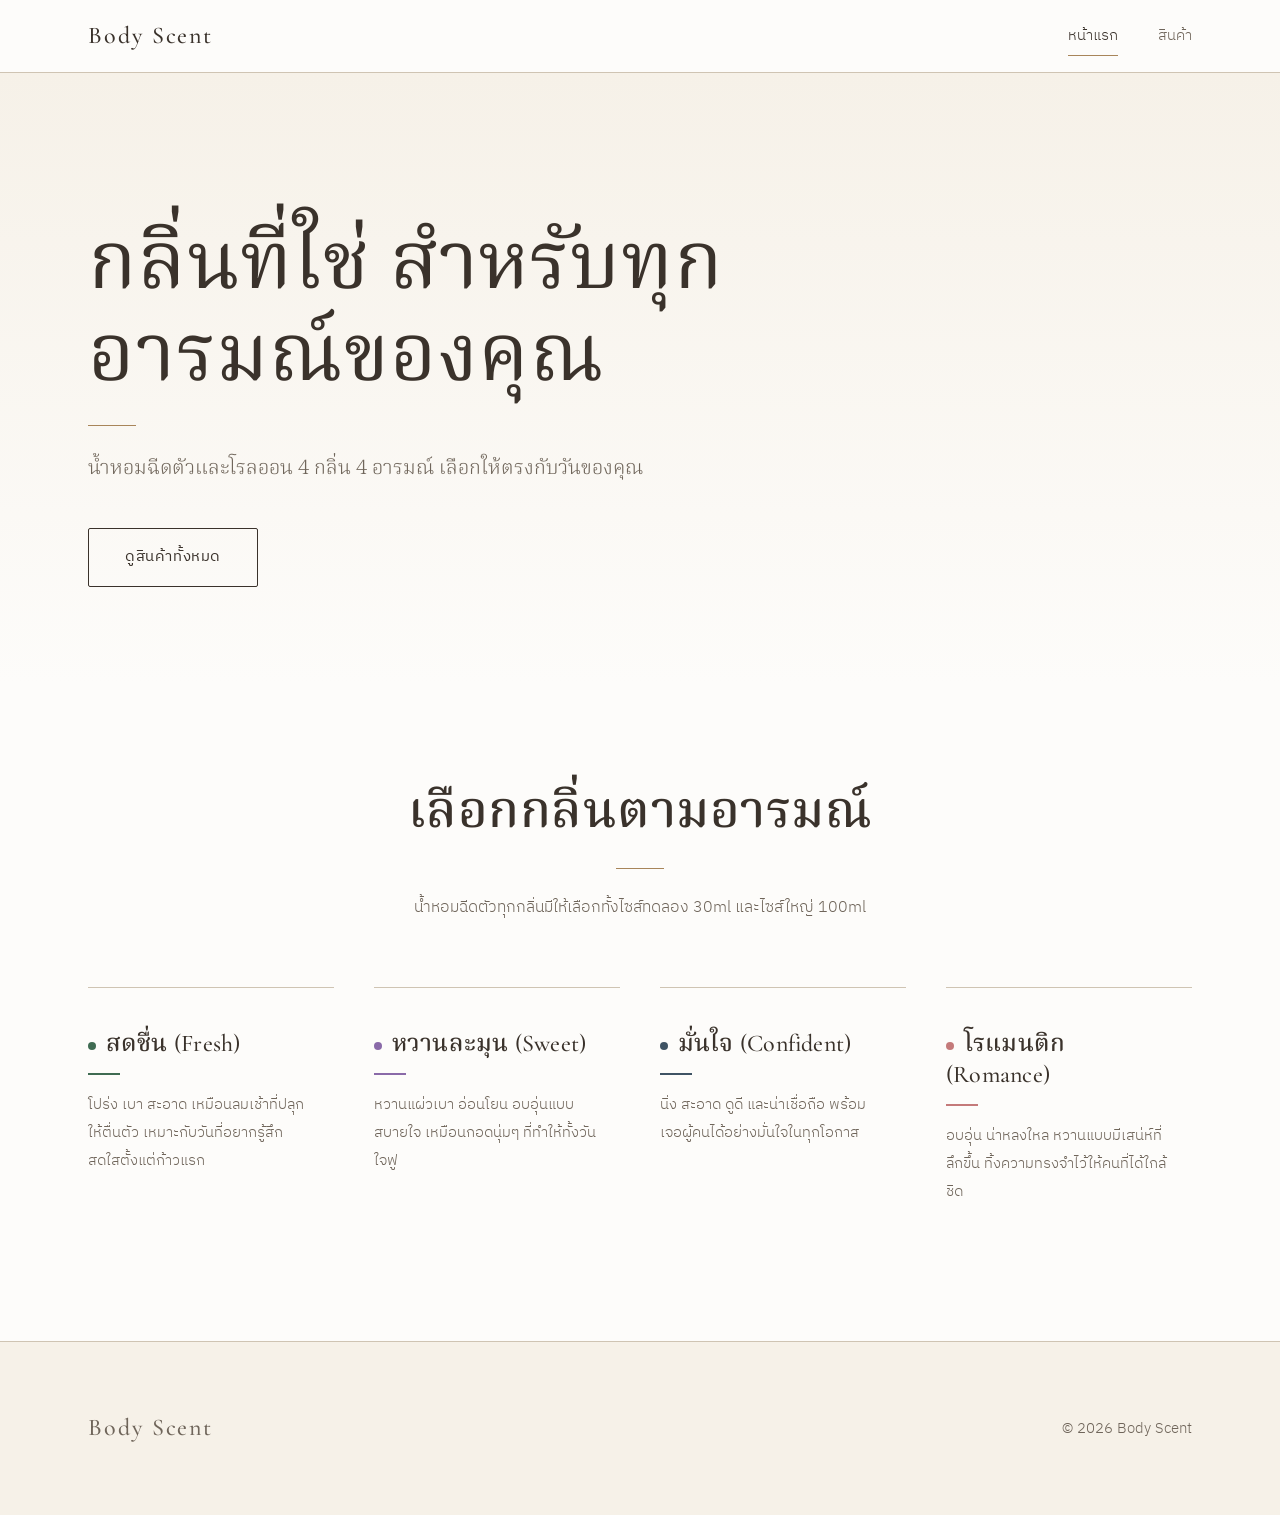
<file: index.html>
<!DOCTYPE html>
<html lang="th">
<head>
  <meta charset="UTF-8">
  <meta name="viewport" content="width=device-width, initial-scale=1">
  <title>Body Scent | กลิ่นที่ใช่ สำหรับทุกอารมณ์ของคุณ</title>
  <meta name="description" content="Body Scent น้ำหอมฉีดตัวและโรลออน 4 กลิ่น 4 อารมณ์ สดชื่น หวานละมุน มั่นใจ และโรแมนติก">
  <link rel="stylesheet" href="style.css">
</head>
<body>

  <header class="site-header">
    <div class="container site-header__inner">
      <a class="logo" href="index.html">Body Scent</a>
      <ul class="nav">
        <li><a href="index.html" aria-current="page">หน้าแรก</a></li>
        <li><a href="product.html">สินค้า</a></li>
      </ul>
    </div>
  </header>

  <main>
    <section class="hero hero--full">
      <div class="container">
        <div class="hero__inner">
          <h1>กลิ่นที่ใช่ สำหรับทุกอารมณ์ของคุณ</h1>
          <hr class="divider">
          <p>น้ำหอมฉีดตัวและโรลออน 4 กลิ่น 4 อารมณ์ เลือกให้ตรงกับวันของคุณ</p>
          <div class="hero__actions">
            <a class="btn" href="product.html">ดูสินค้าทั้งหมด</a>
          </div>
        </div>
      </div>
    </section>

    <section class="section" id="moods">
      <div class="container">
        <div class="section__head section__head--center">
          <h2>เลือกกลิ่นตามอารมณ์</h2>
          <hr class="divider">
          <p>น้ำหอมฉีดตัวทุกกลิ่นมีให้เลือกทั้งไซส์ทดลอง 30ml และไซส์ใหญ่ 100ml</p>
        </div>

        <div class="mood-grid">
          <a class="mood-card" data-mood="fresh" href="product.html?mood=fresh">
            <h3 class="mood-title"><span class="mood-dot" aria-hidden="true"></span>สดชื่น (Fresh)</h3>
            <p>โปร่ง เบา สะอาด เหมือนลมเช้าที่ปลุกให้ตื่นตัว เหมาะกับวันที่อยากรู้สึกสดใสตั้งแต่ก้าวแรก</p>
          </a>

          <a class="mood-card" data-mood="sweet" href="product.html?mood=sweet">
            <h3 class="mood-title"><span class="mood-dot" aria-hidden="true"></span>หวานละมุน (Sweet)</h3>
            <p>หวานแผ่วเบา อ่อนโยน อบอุ่นแบบสบายใจ เหมือนกอดนุ่มๆ ที่ทำให้ทั้งวันใจฟู</p>
          </a>

          <a class="mood-card" data-mood="confident" href="product.html?mood=confident">
            <h3 class="mood-title"><span class="mood-dot" aria-hidden="true"></span>มั่นใจ (Confident)</h3>
            <p>นิ่ง สะอาด ดูดี และน่าเชื่อถือ พร้อมเจอผู้คนได้อย่างมั่นใจในทุกโอกาส</p>
          </a>

          <a class="mood-card" data-mood="romance" href="product.html?mood=romance">
            <h3 class="mood-title"><span class="mood-dot" aria-hidden="true"></span>โรแมนติก (Romance)</h3>
            <p>อบอุ่น น่าหลงใหล หวานแบบมีเสน่ห์ที่ลึกขึ้น ทิ้งความทรงจำไว้ให้คนที่ได้ใกล้ชิด</p>
          </a>
        </div>
      </div>
    </section>
  </main>

  <footer class="site-footer">
    <div class="container site-footer__inner">
      <a class="logo" href="index.html">Body Scent</a>
      <p>&copy; 2026 Body Scent</p>
    </div>
  </footer>

  <script src="script.js"></script>
</body>
</html>
</file>
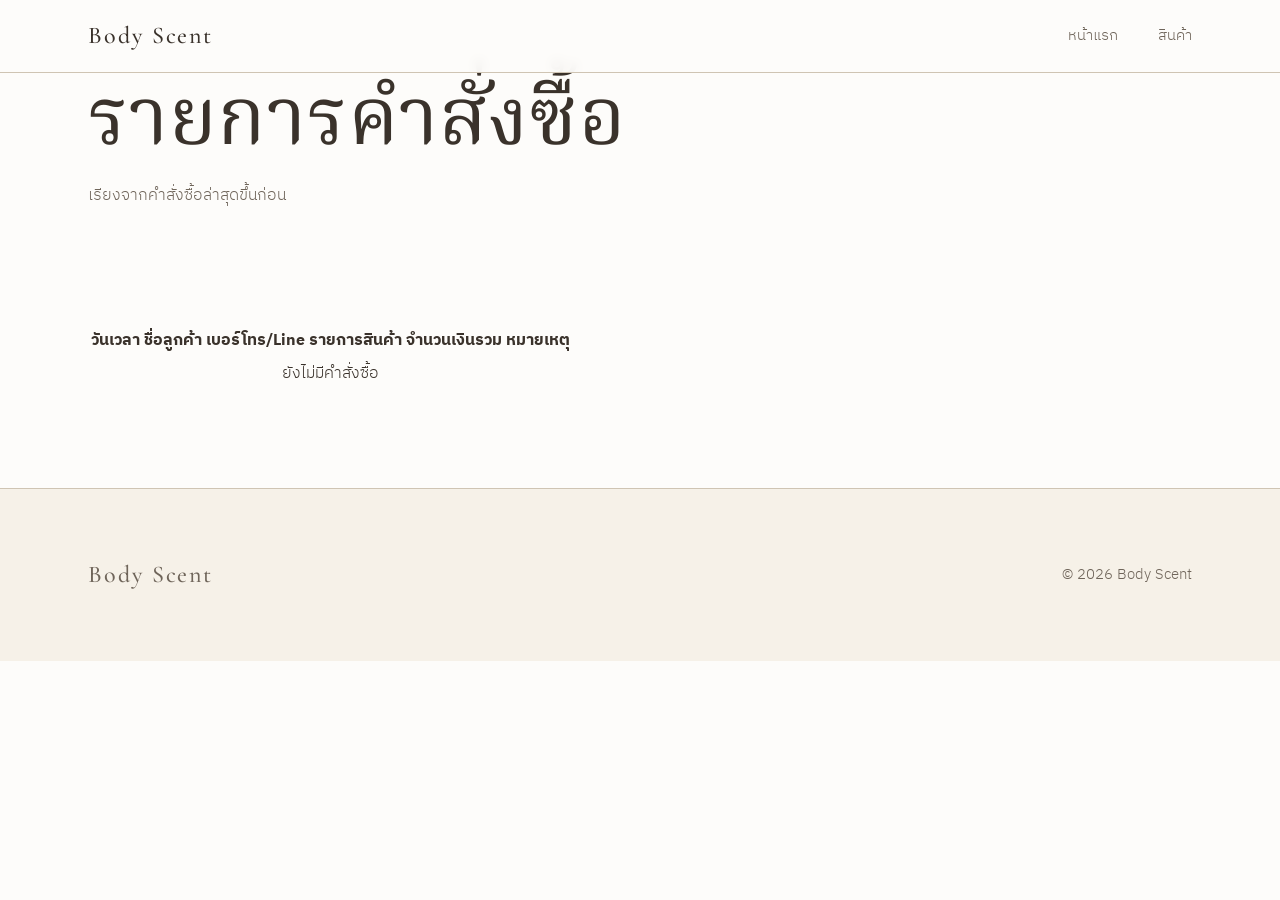
<file: admin.html>
<!DOCTYPE html>
<html lang="th">
<head>
  <meta charset="UTF-8">
  <meta name="viewport" content="width=device-width, initial-scale=1">
  <meta name="robots" content="noindex">
  <title>รายการคำสั่งซื้อ | Body Scent</title>
  <link rel="stylesheet" href="style.css">
</head>
<body>

  <header class="site-header">
    <div class="container site-header__inner">
      <a class="logo" href="index.html">Body Scent</a>
      <ul class="nav">
        <li><a href="index.html">หน้าแรก</a></li>
        <li><a href="product.html">สินค้า</a></li>
      </ul>
    </div>
  </header>

  <main>
    <section class="page-head">
      <div class="container">
        <h1>รายการคำสั่งซื้อ</h1>
        <p>เรียงจากคำสั่งซื้อล่าสุดขึ้นก่อน</p>
      </div>
    </section>

    <section class="section">
      <div class="container">
        <div class="table-wrap">
          <table id="ordersTable" class="table">
            <thead>
              <tr>
                <th>วันเวลา</th>
                <th>ชื่อลูกค้า</th>
                <th>เบอร์โทร/Line</th>
                <th>รายการสินค้า</th>
                <th>จำนวนเงินรวม</th>
                <th>หมายเหตุ</th>
              </tr>
            </thead>
            <tbody></tbody>
          </table>
        </div>
      </div>
    </section>
  </main>

  <footer class="site-footer">
    <div class="container site-footer__inner">
      <a class="logo" href="index.html">Body Scent</a>
      <p>&copy; 2026 Body Scent</p>
    </div>
  </footer>

  <script src="script.js"></script>
</body>
</html>
</file>
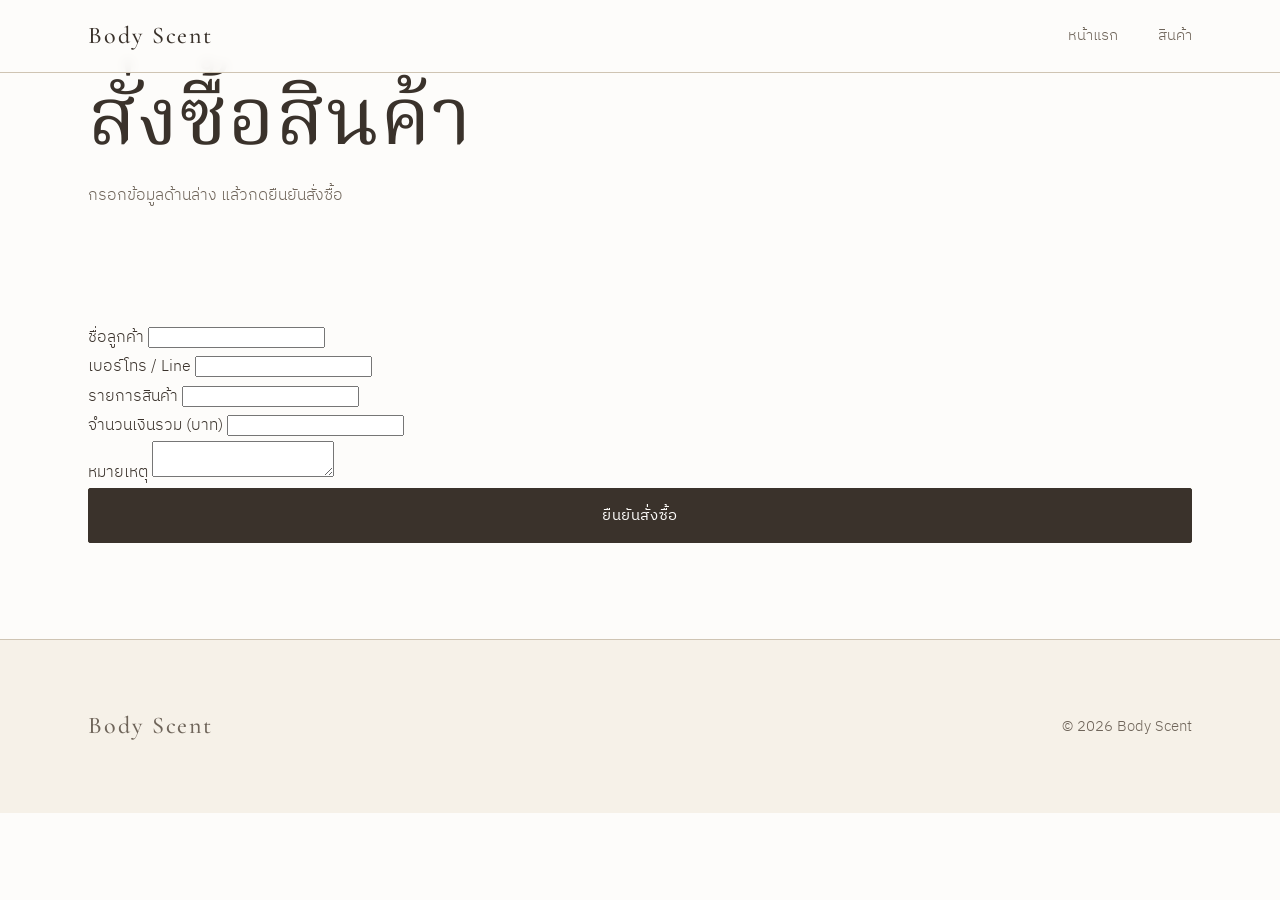
<file: order.html>
<!DOCTYPE html>
<html lang="th">
<head>
  <meta charset="UTF-8">
  <meta name="viewport" content="width=device-width, initial-scale=1">
  <title>สั่งซื้อสินค้า | Body Scent</title>
  <link rel="stylesheet" href="style.css">
</head>
<body>

  <header class="site-header">
    <div class="container site-header__inner">
      <a class="logo" href="index.html">Body Scent</a>
      <ul class="nav">
        <li><a href="index.html">หน้าแรก</a></li>
        <li><a href="product.html">สินค้า</a></li>
      </ul>
    </div>
  </header>

  <main>
    <section class="page-head">
      <div class="container">
        <h1>สั่งซื้อสินค้า</h1>
        <p>กรอกข้อมูลด้านล่าง แล้วกดยืนยันสั่งซื้อ</p>
      </div>
    </section>

    <section class="section">
      <div class="container">
        <form id="orderForm" class="form">
          <div class="field">
            <label for="customerName">ชื่อลูกค้า</label>
            <input class="input" type="text" id="customerName" name="customerName" autocomplete="name" required>
          </div>

          <div class="field">
            <label for="contact">เบอร์โทร / Line</label>
            <input class="input" type="text" id="contact" name="contact" autocomplete="tel" required>
          </div>

          <div class="field">
            <label for="items">รายการสินค้า</label>
            <input class="input" type="text" id="items" name="items" required>
          </div>

          <div class="field">
            <label for="total">จำนวนเงินรวม (บาท)</label>
            <input class="input" type="number" id="total" name="total" min="0" step="any" required>
          </div>

          <div class="field">
            <label for="note">หมายเหตุ</label>
            <textarea class="textarea" id="note" name="note"></textarea>
          </div>

          <div class="form__actions">
            <button class="btn btn--solid btn--block" type="submit">ยืนยันสั่งซื้อ</button>
          </div>
        </form>
      </div>
    </section>
  </main>

  <footer class="site-footer">
    <div class="container site-footer__inner">
      <a class="logo" href="index.html">Body Scent</a>
      <p>&copy; 2026 Body Scent</p>
    </div>
  </footer>

  <script src="script.js"></script>
</body>
</html>
</file>
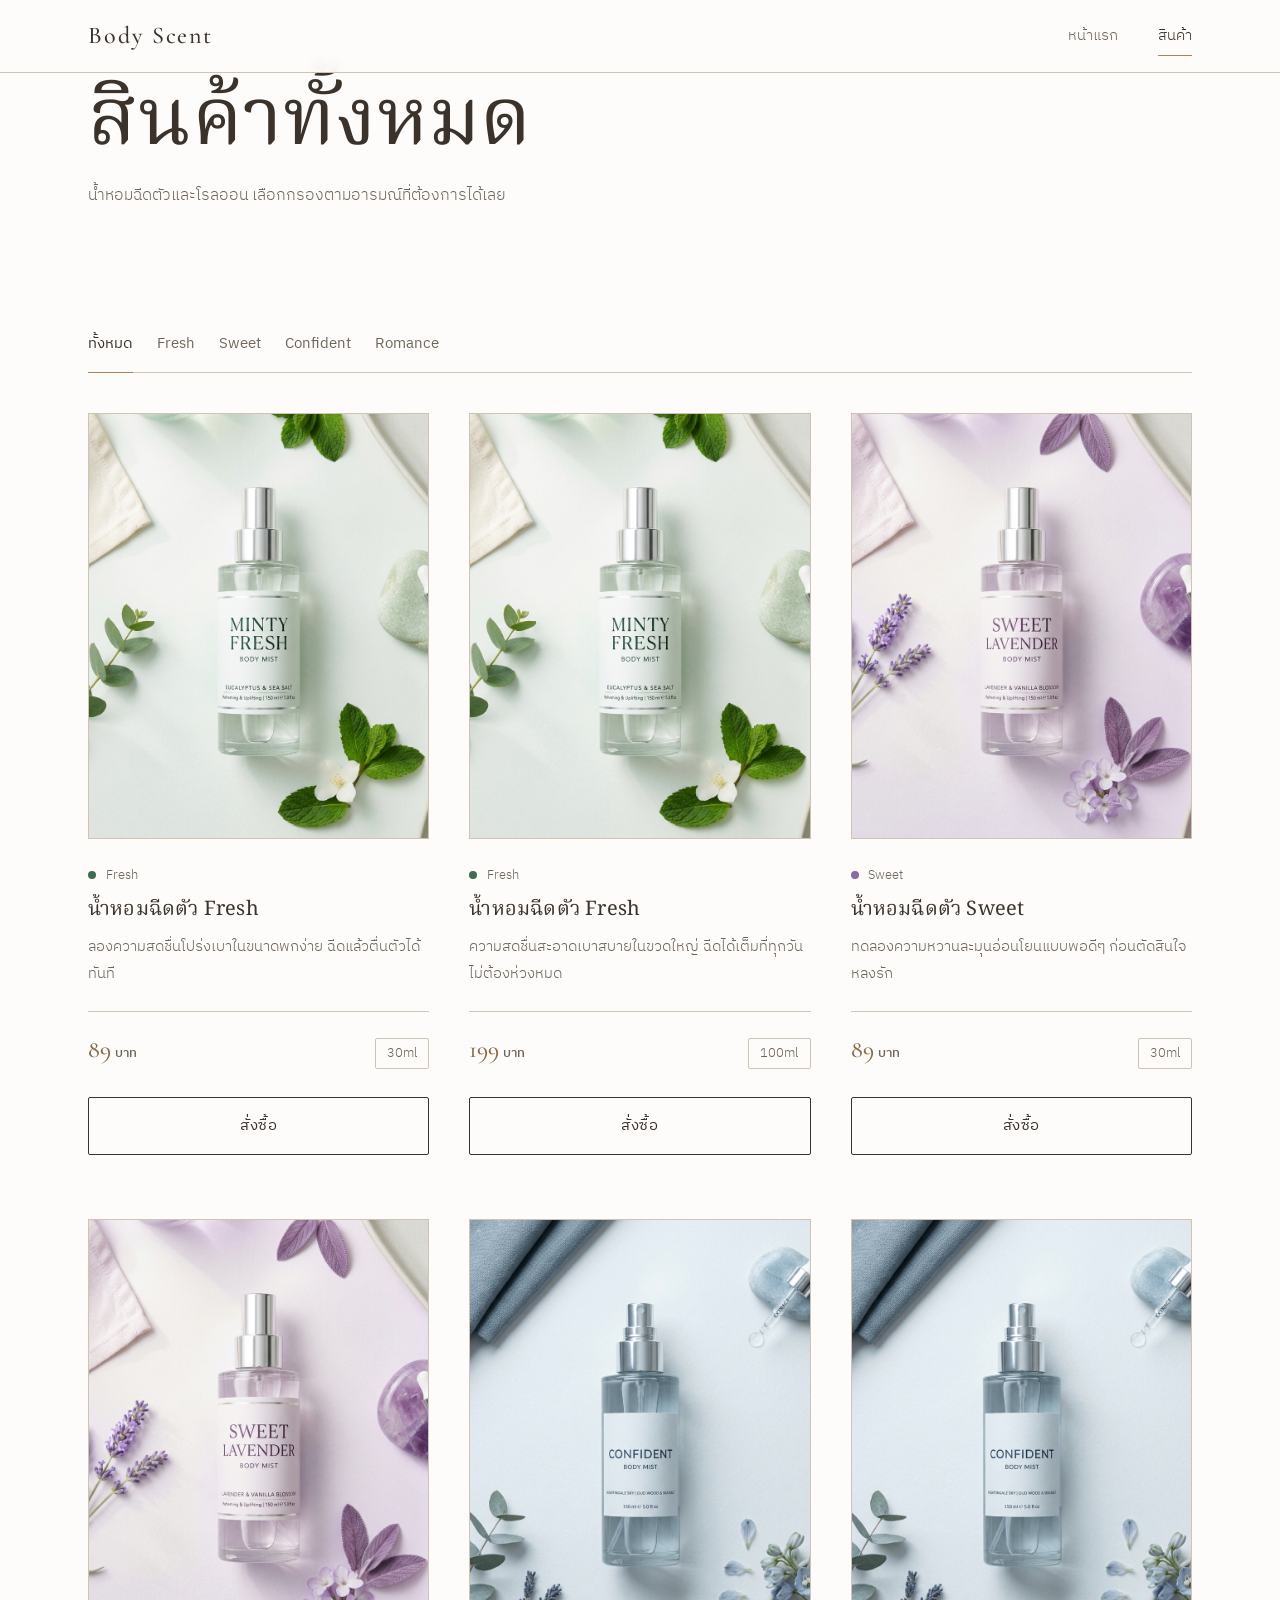
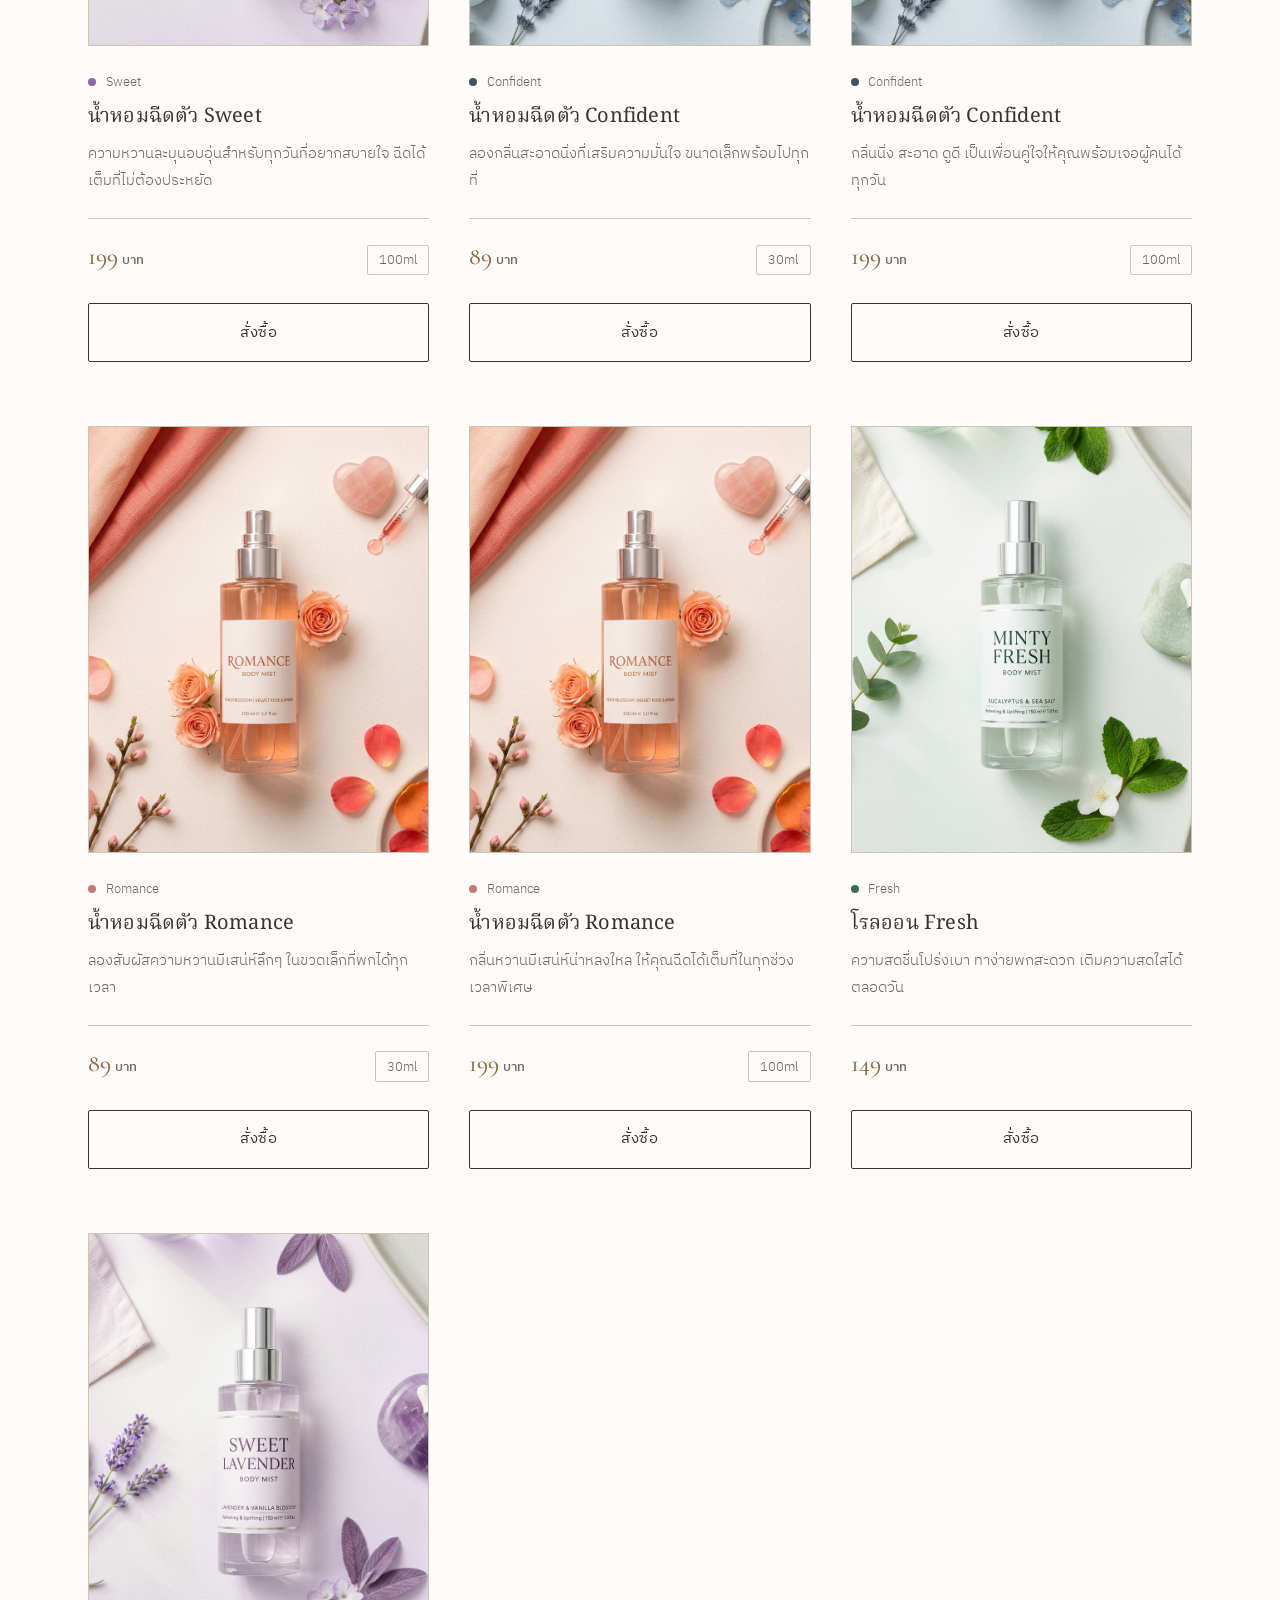
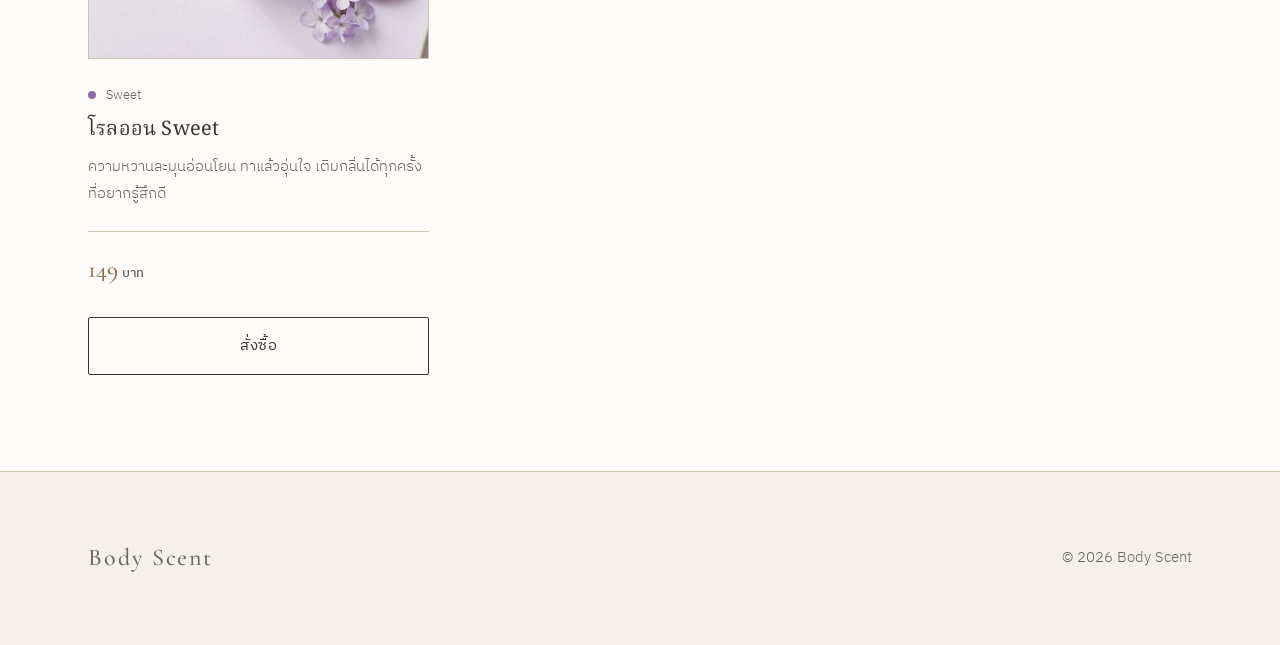
<file: product.html>
<!DOCTYPE html>
<html lang="th">
<head>
  <meta charset="UTF-8">
  <meta name="viewport" content="width=device-width, initial-scale=1">
  <title>สินค้าทั้งหมด | Body Scent</title>
  <meta name="description" content="น้ำหอมฉีดตัวและโรลออน Body Scent เลือกตามอารมณ์ Fresh, Sweet, Confident และ Romance">
  <link rel="stylesheet" href="style.css">
</head>
<body>

  <header class="site-header">
    <div class="container site-header__inner">
      <a class="logo" href="index.html">Body Scent</a>
      <ul class="nav">
        <li><a href="index.html">หน้าแรก</a></li>
        <li><a href="product.html" aria-current="page">สินค้า</a></li>
      </ul>
    </div>
  </header>

  <main>
    <section class="page-head">
      <div class="container">
        <h1>สินค้าทั้งหมด</h1>
        <p>น้ำหอมฉีดตัวและโรลออน เลือกกรองตามอารมณ์ที่ต้องการได้เลย</p>
      </div>
    </section>

    <section class="section">
      <div class="container">
        <div id="filter-bar"></div>
        <div id="product-list" class="product-grid"></div>
      </div>
    </section>
  </main>

  <footer class="site-footer">
    <div class="container site-footer__inner">
      <a class="logo" href="index.html">Body Scent</a>
      <p>&copy; 2026 Body Scent</p>
    </div>
  </footer>

  <script src="script.js"></script>
</body>
</html>
</file>
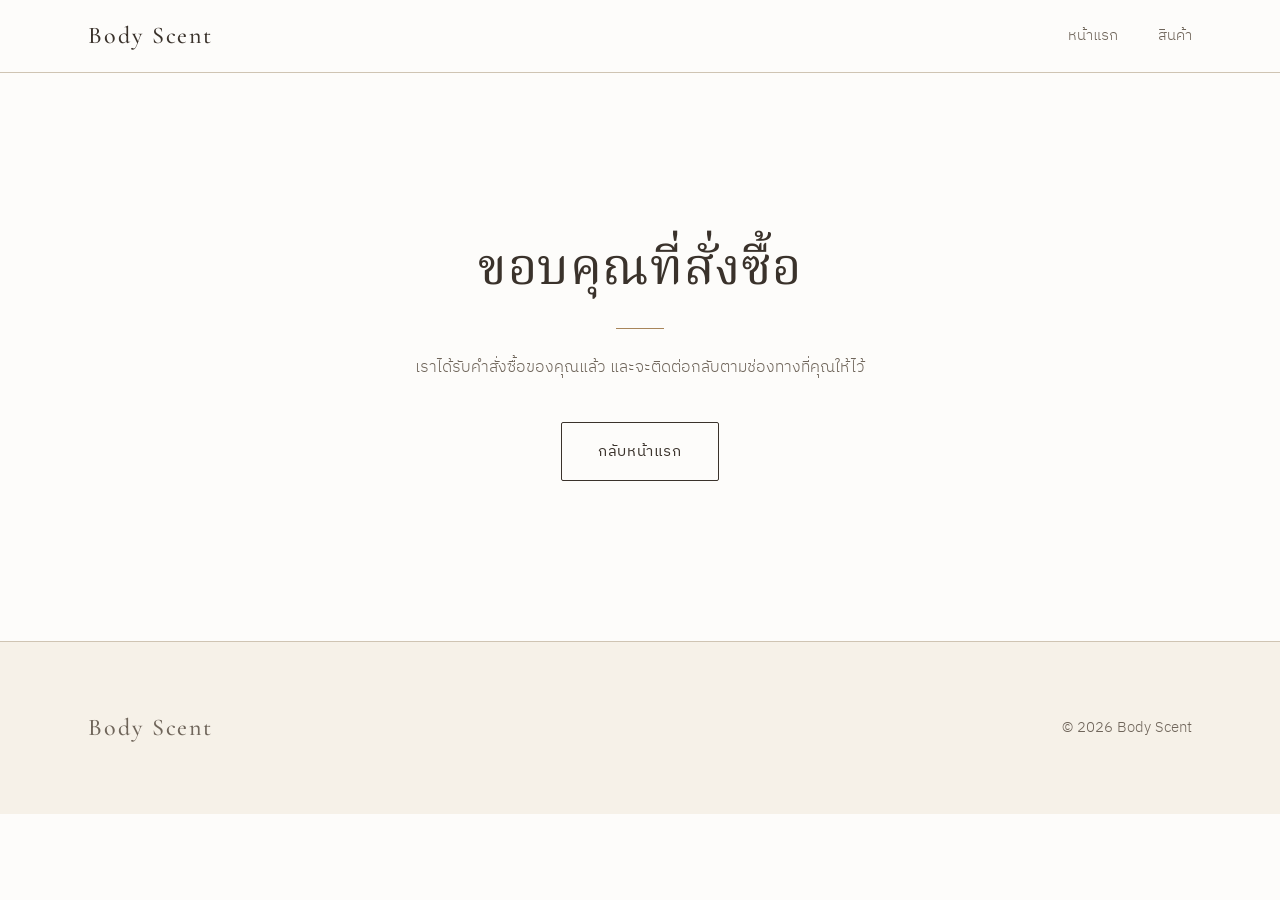
<file: thankyou.html>
<!DOCTYPE html>
<html lang="th">
<head>
  <meta charset="UTF-8">
  <meta name="viewport" content="width=device-width, initial-scale=1">
  <title>ขอบคุณที่สั่งซื้อ | Body Scent</title>
  <link rel="stylesheet" href="style.css">
</head>
<body>

  <header class="site-header">
    <div class="container site-header__inner">
      <a class="logo" href="index.html">Body Scent</a>
      <ul class="nav">
        <li><a href="index.html">หน้าแรก</a></li>
        <li><a href="product.html">สินค้า</a></li>
      </ul>
    </div>
  </header>

  <main>
    <section class="section">
      <div class="container">
        <div class="section__head section__head--center" style="margin-bottom:0;padding-block:var(--s-5)">
          <h1 style="font-size:var(--fs-2xl);line-height:1.4">ขอบคุณที่สั่งซื้อ</h1>
          <hr class="divider">
          <p>เราได้รับคำสั่งซื้อของคุณแล้ว และจะติดต่อกลับตามช่องทางที่คุณให้ไว้</p>
          <div class="hero__actions" style="justify-content:center;margin-top:var(--s-4)">
            <a class="btn" href="index.html">กลับหน้าแรก</a>
          </div>
        </div>
      </div>
    </section>
  </main>

  <footer class="site-footer">
    <div class="container site-footer__inner">
      <a class="logo" href="index.html">Body Scent</a>
      <p>&copy; 2026 Body Scent</p>
    </div>
  </footer>

</body>
</html>
</file>
<file: style.css>
/* ==========================================================================
   Body Scent — style.css
   ธีมพรีเมียม เรียบหรู มินิมอล (ขาว-ครีม-เบจเข้ม + สีเน้นทอง/บรอนซ์อ่อน)
   ========================================================================== */

@import url("https://fonts.googleapis.com/css2?family=Cormorant+Garamond:wght@400;500;600&family=Noto+Serif+Thai:wght@300;400;500&family=IBM+Plex+Sans+Thai:wght@300;400;500&display=swap");

/* --------------------------------------------------------------------------
   1. Tokens
   -------------------------------------------------------------------------- */
:root {
  /* พื้นหลัง */
  --c-white: #fdfcfa;
  --c-cream: #f6f1e8;
  --c-sand: #ebe3d5;

  /* ตัวอักษร / เส้น */
  --c-ink: #3a322b;          /* น้ำตาลเข้มนุ่มตา แทนสีดำ */
  --c-ink-soft: #6f655a;
  --c-line: #cfc4b3;
  --c-line-strong: #3a322b;

  /* สีเน้น ทอง/บรอนซ์อ่อน */
  --c-accent: #a8855a;
  --c-accent-deep: #8a6b43;

  /* สีประจำ mood (ใช้เป็นจุดเล็กๆ เท่านั้น) */
  --mood-fresh: #3f6b52;
  --mood-sweet: #8a6aa8;
  --mood-confident: #3f5364;
  --mood-romance: #c47a7a;

  /* ฟอนต์ */
  --font-display: "Cormorant Garamond", "Noto Serif Thai", Georgia, serif;
  --font-serif-th: "Noto Serif Thai", "Cormorant Garamond", Georgia, serif;
  --font-body: "IBM Plex Sans Thai", "Helvetica Neue", Arial, sans-serif;

  /* สเกลตัวอักษร */
  --fs-xs: 0.8125rem;
  --fs-sm: 0.9375rem;
  --fs-base: 1rem;
  --fs-lg: 1.25rem;
  --fs-xl: clamp(1.5rem, 1.2rem + 1vw, 2rem);
  --fs-2xl: clamp(2rem, 1.4rem + 2.2vw, 3.25rem);
  --fs-hero: clamp(2.5rem, 1.6rem + 4.4vw, 5rem);

  /* ระยะห่าง */
  --s-1: 0.5rem;
  --s-2: 1rem;
  --s-3: 1.5rem;
  --s-4: 2.5rem;
  --s-5: 4rem;
  --s-6: 6rem;
  --s-7: 9rem;

  --container: 72rem;
  --radius: 2px;
  --ease: cubic-bezier(0.22, 0.61, 0.36, 1);
}

/* --------------------------------------------------------------------------
   2. Base
   -------------------------------------------------------------------------- */
*,
*::before,
*::after {
  box-sizing: border-box;
}

html {
  scroll-behavior: smooth;
  -webkit-text-size-adjust: 100%;
}

body {
  margin: 0;
  background: var(--c-white);
  color: var(--c-ink);
  font-family: var(--font-body);
  font-size: var(--fs-base);
  font-weight: 300;
  line-height: 1.85;
  -webkit-font-smoothing: antialiased;
}

img {
  display: block;
  max-width: 100%;
  height: auto;
}

a {
  color: inherit;
  text-decoration: none;
}

h1,
h2,
h3,
h4 {
  margin: 0 0 var(--s-2);
  font-family: var(--font-display);
  font-weight: 500;
  line-height: 1.3;
  letter-spacing: 0.01em;
}

h1 { font-size: var(--fs-hero); font-weight: 400; line-height: 1.15; }
h2 { font-size: var(--fs-2xl); }
h3 { font-size: var(--fs-xl); }
h4 { font-size: var(--fs-lg); }

p {
  margin: 0 0 var(--s-2);
  max-width: 38rem;
  color: var(--c-ink-soft);
}

::selection {
  background: var(--c-sand);
  color: var(--c-ink);
}

:focus-visible {
  outline: 1px solid var(--c-accent-deep);
  outline-offset: 4px;
}

/* --------------------------------------------------------------------------
   3. Layout
   -------------------------------------------------------------------------- */
.container {
  width: 100%;
  max-width: var(--container);
  margin-inline: auto;
  padding-inline: var(--s-3);
}

.section {
  padding-block: var(--s-6);
}

.section--cream {
  background: var(--c-cream);
}

.section--sand {
  background: var(--c-sand);
}

.section__head {
  margin-bottom: var(--s-5);
}

.section__head--center {
  text-align: center;
}

.section__head--center p {
  margin-inline: auto;
}

.divider {
  width: 3rem;
  height: 1px;
  margin: var(--s-3) 0;
  border: 0;
  background: var(--c-accent);
}

.section__head--center .divider {
  margin-inline: auto;
}

/* --------------------------------------------------------------------------
   4. Header / Navigation
   -------------------------------------------------------------------------- */
.site-header {
  position: sticky;
  top: 0;
  z-index: 50;
  background: rgba(253, 252, 250, 0.94);
  border-bottom: 1px solid var(--c-line);
  backdrop-filter: blur(6px);
}

.site-header__inner {
  display: flex;
  align-items: center;
  justify-content: space-between;
  min-height: 4.5rem;
}

.logo {
  font-family: var(--font-display);
  font-size: 1.5rem;
  font-weight: 500;
  letter-spacing: 0.08em;
}

.nav {
  display: flex;
  gap: var(--s-4);
  margin: 0;
  padding: 0;
  list-style: none;
}

.nav a {
  position: relative;
  padding-block: var(--s-1);
  font-size: var(--fs-sm);
  color: var(--c-ink-soft);
  transition: color 0.3s var(--ease);
}

.nav a::after {
  content: "";
  position: absolute;
  left: 0;
  bottom: 0;
  width: 100%;
  height: 1px;
  background: var(--c-accent);
  transform: scaleX(0);
  transform-origin: left;
  transition: transform 0.35s var(--ease);
}

.nav a:hover,
.nav a[aria-current="page"] {
  color: var(--c-ink);
}

.nav a:hover::after,
.nav a[aria-current="page"]::after {
  transform: scaleX(1);
}

/* --------------------------------------------------------------------------
   5. Hero
   -------------------------------------------------------------------------- */
.hero {
  padding-block: var(--s-7) var(--s-6);
  background: linear-gradient(to bottom, var(--c-cream), var(--c-white));
}

.hero__inner {
  max-width: 46rem;
}

.hero h1 {
  margin-bottom: var(--s-3);
}

.hero p {
  margin-bottom: var(--s-4);
  font-family: var(--font-serif-th);
  font-size: var(--fs-lg);
  line-height: 1.9;
}

.hero__actions {
  display: flex;
  flex-wrap: wrap;
  gap: var(--s-2);
}

/* --------------------------------------------------------------------------
   6. Buttons (เส้นบาง ไม่ฉูดฉาด)
   -------------------------------------------------------------------------- */
.btn {
  display: inline-flex;
  align-items: center;
  justify-content: center;
  padding: 0.9rem 2.25rem;
  border: 1px solid var(--c-line-strong);
  border-radius: var(--radius);
  background: transparent;
  color: var(--c-ink);
  font-family: var(--font-body);
  font-size: var(--fs-sm);
  font-weight: 400;
  letter-spacing: 0.04em;
  cursor: pointer;
  transition: background 0.3s var(--ease), color 0.3s var(--ease),
    border-color 0.3s var(--ease);
}

.btn:hover {
  background: var(--c-ink);
  color: var(--c-white);
}

.btn--solid {
  background: var(--c-ink);
  color: var(--c-white);
}

.btn--solid:hover {
  background: var(--c-accent-deep);
  border-color: var(--c-accent-deep);
}

.btn--ghost {
  border-color: var(--c-line);
}

.btn--ghost:hover {
  border-color: var(--c-ink);
}

.btn--block {
  width: 100%;
}

/* --------------------------------------------------------------------------
   7. Mood — สีแตะเบาๆ เป็นจุด/เส้นเล็กๆ เท่านั้น
   ใช้ data-mood="fresh|sweet|confident|romance" กับ element ใดก็ได้
   -------------------------------------------------------------------------- */
[data-mood="fresh"]     { --mood: var(--mood-fresh); }
[data-mood="sweet"]     { --mood: var(--mood-sweet); }
[data-mood="confident"] { --mood: var(--mood-confident); }
[data-mood="romance"]   { --mood: var(--mood-romance); }

/* จุดสีเล็กๆ */
.mood-dot {
  display: inline-block;
  width: 0.5rem;
  height: 0.5rem;
  margin-right: 0.6rem;
  border-radius: 50%;
  background: var(--mood, var(--c-accent));
  vertical-align: middle;
}

/* เส้นสั้นใต้หัวข้อ */
.mood-title {
  position: relative;
  padding-bottom: var(--s-2);
  margin-bottom: var(--s-2);
}

.mood-title::after {
  content: "";
  position: absolute;
  left: 0;
  bottom: 0;
  width: 2rem;
  height: 2px;
  background: var(--mood, var(--c-accent));
}

/* การ์ด mood — พื้นหลังเดิม ไม่ลงสีเต็มการ์ด */
.mood-grid {
  display: grid;
  grid-template-columns: repeat(4, 1fr);
  gap: var(--s-4);
}

.mood-card {
  padding: var(--s-4) var(--s-3) var(--s-4) 0;
  border-top: 1px solid var(--c-line);
}

.mood-card h3 {
  font-size: 1.5rem;
}

.mood-card p {
  margin: 0;
  font-size: var(--fs-sm);
}

/* --------------------------------------------------------------------------
   8. Filter (แท็บกรองสินค้า)
   -------------------------------------------------------------------------- */
.filter {
  display: flex;
  flex-wrap: wrap;
  gap: var(--s-1) var(--s-3);
  margin-bottom: var(--s-4);
  padding: 0;
  list-style: none;
  border-bottom: 1px solid var(--c-line);
}

.filter button {
  padding: var(--s-1) 0 var(--s-2);
  border: 0;
  border-bottom: 1px solid transparent;
  margin-bottom: -1px;
  background: none;
  color: var(--c-ink-soft);
  font-family: var(--font-body);
  font-size: var(--fs-sm);
  cursor: pointer;
  transition: color 0.3s var(--ease), border-color 0.3s var(--ease);
}

.filter button:hover {
  color: var(--c-ink);
}

.filter button[aria-pressed="true"],
.filter button.is-active {
  color: var(--c-ink);
  border-bottom-color: var(--c-accent);
}

/* --------------------------------------------------------------------------
   9. Product grid / card
   -------------------------------------------------------------------------- */
.product-grid {
  display: grid;
  grid-template-columns: repeat(auto-fill, minmax(15.5rem, 1fr));
  gap: var(--s-5) var(--s-4);
}

.product-card {
  display: flex;
  flex-direction: column;
  background: transparent;
}

.product-card__media {
  overflow: hidden;
  margin-bottom: var(--s-3);
  aspect-ratio: 4 / 5;
  border: 1px solid var(--c-line);
  background: var(--c-cream);
}

.product-card__media img {
  width: 100%;
  height: 100%;
  object-fit: cover;
  transition: transform 0.8s var(--ease);
}

.product-card:hover .product-card__media img {
  transform: scale(1.03);
}

.product-card__meta {
  display: flex;
  align-items: center;
  margin-bottom: var(--s-1);
  color: var(--c-ink-soft);
  font-size: var(--fs-xs);
}

.product-card__title {
  margin-bottom: var(--s-1);
  font-family: var(--font-serif-th);
  font-size: var(--fs-lg);
  font-weight: 400;
  line-height: 1.5;
}

.product-card__desc {
  flex-grow: 1;
  margin-bottom: var(--s-3);
  font-size: var(--fs-sm);
  line-height: 1.8;
}

.product-card__foot {
  display: flex;
  align-items: baseline;
  justify-content: space-between;
  padding-top: var(--s-2);
  border-top: 1px solid var(--c-line);
}

.price {
  font-family: var(--font-display);
  font-size: 1.5rem;
  font-weight: 500;
  color: var(--c-accent-deep);
}

.price small {
  margin-left: 0.25rem;
  font-family: var(--font-body);
  font-size: var(--fs-xs);
  color: var(--c-ink-soft);
}

.size-tag {
  padding: 0.15rem 0.7rem;
  border: 1px solid var(--c-line);
  border-radius: var(--radius);
  color: var(--c-ink-soft);
  font-size: var(--fs-xs);
}

/* --------------------------------------------------------------------------
   10. Footer
   -------------------------------------------------------------------------- */
.site-footer {
  padding-block: var(--s-5);
  border-top: 1px solid var(--c-line);
  background: var(--c-cream);
  color: var(--c-ink-soft);
  font-size: var(--fs-sm);
}

.site-footer__inner {
  display: flex;
  flex-wrap: wrap;
  align-items: center;
  justify-content: space-between;
  gap: var(--s-3);
}

.site-footer p {
  margin: 0;
  max-width: none;
}

/* --------------------------------------------------------------------------
   11. Utilities
   -------------------------------------------------------------------------- */
.text-center { text-align: center; }
.text-accent { color: var(--c-accent-deep); }
.visually-hidden {
  position: absolute;
  width: 1px;
  height: 1px;
  overflow: hidden;
  clip: rect(0 0 0 0);
  white-space: nowrap;
}

/* --------------------------------------------------------------------------
   12. Responsive
   -------------------------------------------------------------------------- */
@media (max-width: 64rem) {
  .mood-grid {
    grid-template-columns: repeat(2, 1fr);
  }
}

@media (max-width: 40rem) {
  :root {
    --s-5: 3rem;
    --s-6: 4.5rem;
    --s-7: 5.5rem;
  }

  .container {
    padding-inline: var(--s-2);
  }

  .site-header__inner {
    min-height: 4rem;
  }

  .nav {
    gap: var(--s-2);
  }

  .mood-grid {
    grid-template-columns: 1fr;
    gap: var(--s-2);
  }

  .mood-card {
    padding-right: 0;
  }

  .product-grid {
    grid-template-columns: repeat(2, 1fr);
    gap: var(--s-4) var(--s-2);
  }

  .product-card__desc {
    font-size: var(--fs-xs);
  }

  .product-card__foot {
    flex-direction: column;
    gap: var(--s-1);
  }

  .hero__actions .btn {
    width: 100%;
  }
}

@media (max-width: 26rem) {
  .product-grid {
    grid-template-columns: 1fr;
  }
}

@media (prefers-reduced-motion: reduce) {
  *,
  *::before,
  *::after {
    transition-duration: 0.01ms !important;
    scroll-behavior: auto !important;
  }
}
</file>
